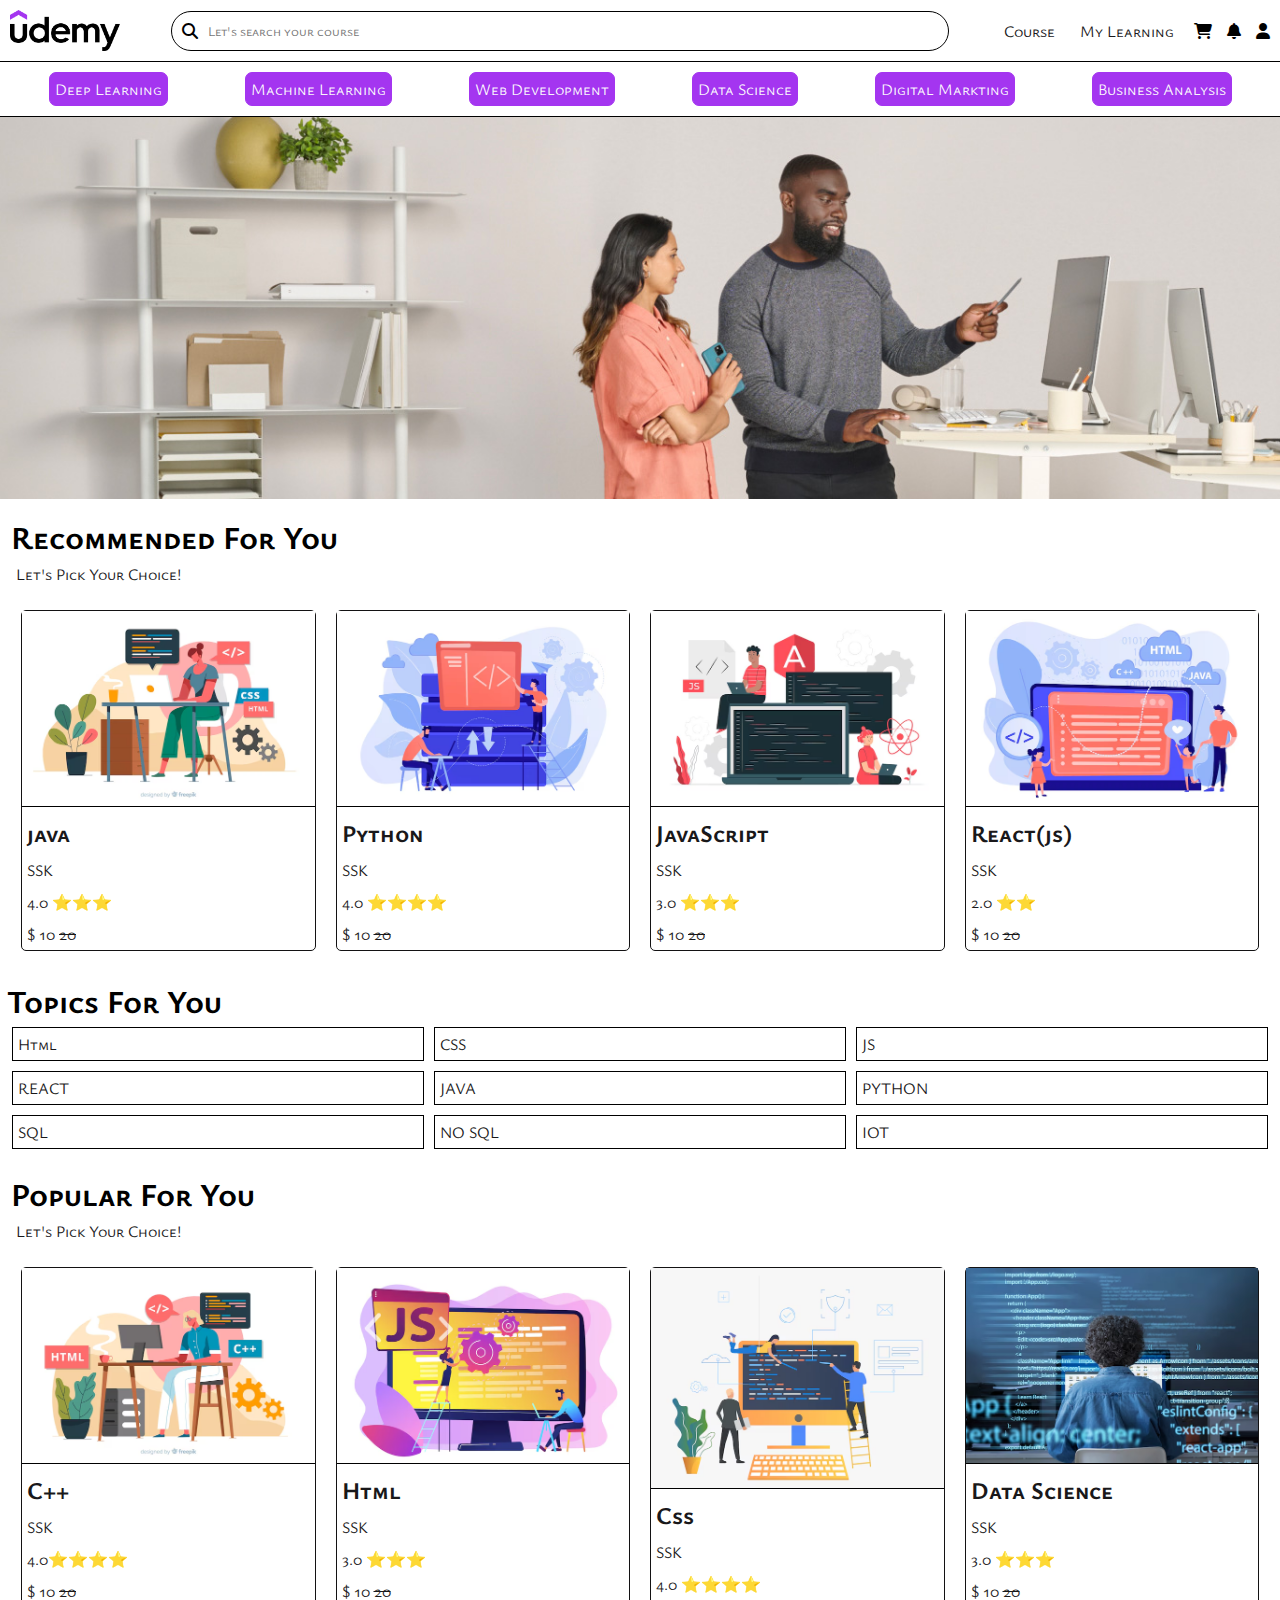
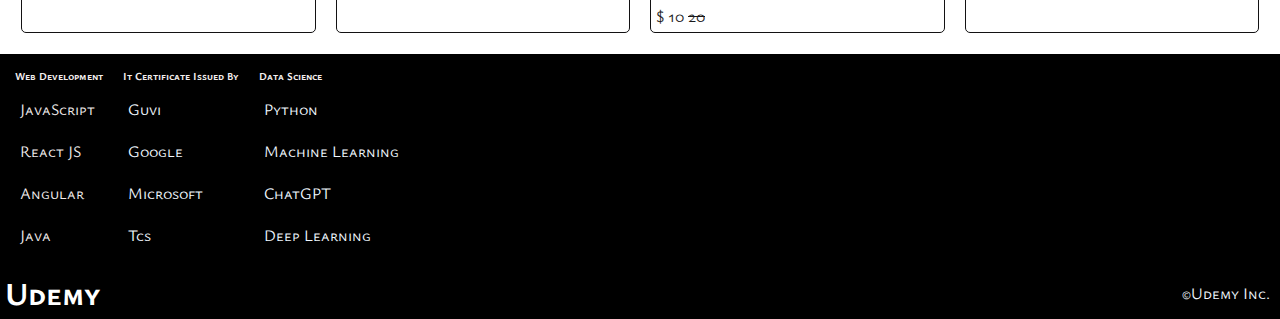
<file: index.html>
<!DOCTYPE html>
<html lang="en">
  <head>
    <meta charset="UTF-8" />
    <meta name="viewport" content="width=device-width, initial-scale=1.0" />
    <title>Udemy</title>
    <!--style sheet-->
    <link rel="stylesheet" href="./style.css" />
    <!--icon-->
    <link
      rel="stylesheet"
      href="https://cdnjs.cloudflare.com/ajax/libs/font-awesome/6.7.2/css/all.min.css"
      integrity="sha512-Evv84Mr4kqVGRNSgIGL/F/aIDqQb7xQ2vcrdIwxfjThSH8CSR7PBEakCr51Ck+w+/U6swU2Im1vVX0SVk9ABhg=="
      crossorigin="anonymous"
      referrerpolicy="no-referrer"
    />
    <!--font-->
    <link rel="preconnect" href="https://fonts.googleapis.com" />
    <link rel="preconnect" href="https://fonts.gstatic.com" crossorigin />
    <link
      href="https://fonts.googleapis.com/css2?family=Ysabeau+SC:wght@1..1000&display=swap"
      rel="stylesheet"
    />
  </head>

  <body>
    <!--container-->
    <div class="container">
      <!--navbar-->
      <header class="navbar">
        <div class="nav-sec-1">
          <img src="./image/pngwing.com.png" alt="img" class="img1" />
          <!--- <h1 class="nav-sec-1-title">Udemy</h1>-->
        </div>
        <div class="nav-sec-2">
          <i class="fa-solid fa-magnifying-glass"></i>
          <input type="text" placeholder="Let's search your course" />
        </div>
        <div class="nav-sec-3">
          <p>Course</p>
          <!--My Learning-->
          <div class="lear">
            <p>My Learning</p>
            <div class="card">
              <p>your Card is Now empty</p>
            </div>
          </div>

          <i class="fa-solid fa-cart-shopping"></i>
          <i class="fa-solid fa-bell"></i>
          <i class="fa-solid fa-user"></i>
        </div>
        <div class="nav-sec-4">
          <i class="fa-solid fa-bars"></i>
        </div>
      </header>
      <!--catogories-->
      <div class="catogories">
        <p class="catogories1">Deep Learning</p>
        <p class="catogories2">Machine Learning</p>
        <p>Web Development</p>
        <p>Data Science</p>
        <p>Digital Markting</p>
        <p>Business Analysis</p>
      </div>
      <!--sale block-->
      <div class="sale-img">
        <img src="./image/sale-img.jpg" alt="img " />
        <div class="sale-img-offer">
          <h4>Today offer is ended in 2 hours,Grap your offer now!</h4>
        </div>
      </div>
      <!--course recommended-->
      <div class="recommended">
        <h1>Recommended For You</h1>
        <p>Let's Pick Your Choice!</p>
        <div class="course-recommended">
          <div class="course-card">
            <img src="./image/c-1.avif" alt="img" />
            <h2>java</h2>
            <p>SSK</p>
            <p>4.0 ⭐⭐⭐</p>
            <p>$ 10 <del>20</del></p>
          </div>
          <div class="course-card">
            <img src="./image/c-2.avif" alt="img" />
            <h2>Python</h2>
            <p>SSK</p>
            <p>4.0 ⭐⭐⭐⭐</p>
            <p>$ 10 <del>20</del></p>
          </div>
          <div class="course-card">
            <img src="./image/c-3.avif" alt="img" />
            <h2>JavaScript</h2>
            <p>SSK</p>
            <p>3.0 ⭐⭐⭐</p>
            <p>$ 10 <del>20</del></p>
          </div>
          <div class="course-card">
            <img src="./image/c-4.avif" alt="img" />
            <h2>React(js)</h2>
            <p>SSK</p>
            <p>2.0 ⭐⭐</p>
            <p>$ 10 <del>20</del></p>
          </div>
        </div>
      </div>
      <!--topics-->
      <div class="topics">
        <h1>Topics For You</h1>
        <div class="topics-container">
          <p>Html</p>
          <p>CSS</p>
          <p>JS</p>
          <p>REACT</p>
          <p>JAVA</p>
          <p>PYTHON</p>
          <p>SQL</p>
          <p>NO SQL</p>
          <p>IOT</p>
        </div>
      </div>

      <!--popular-->

      <div class="recommended">
        <h1>Popular For You</h1>
        <p>Let's Pick Your Choice!</p>

        <div class="course-recommended">
          <div class="course-card">
            <img src="./image/c-5.avif" alt="img" />
            <h2>C++</h2>
            <p>SSK</p>
            <p>4.0⭐⭐⭐⭐</p>
            <p>$ 10 <del>20</del></p>
          </div>
          <div class="course-card">
            <img src="./image/c-6.avif" alt="img" />
            <h2>Html</h2>
            <p>SSK</p>
            <p>3.0 ⭐⭐⭐</p>
            <p>$ 10 <del>20</del></p>
          </div>
          <div class="course-card">
            <img src="./image/c-7.avif" alt="img" />
            <h2>Css</h2>
            <p>SSK</p>
            <p>4.0 ⭐⭐⭐⭐</p>
            <p>$ 10 <del>20</del></p>
          </div>
          <div class="course-card">
            <img src="./image/c-8.avif" alt="img" />
            <h2>Data Science</h2>
            <p>SSK</p>
            <p>3.0 ⭐⭐⭐</p>
            <p>$ 10 <del>20</del></p>
          </div>
        </div>
      </div>

      <!--footer-->
      <div class="footer">
        <div class="sec-1f">
          <div class="sec-1f-1">
            <h6>Web Development</h6>
            <p>JavaScript</p>
            <p>React JS</p>
            <p>Angular</p>
            <p>Java</p>
          </div>
          <div class="sec-1f-2">
            <h6>It Certificate Issued By</h6>
            <p>Guvi</p>
            <p>Google</p>
            <p>Microsoft</p>
            <p>Tcs</p>
          </div>
          <div class="sec-1f-2">
            <h6>Data Science</h6>
            <p>Python</p>
            <p>Machine Learning</p>
            <p>ChatGPT</p>
            <p>Deep Learning</p>
          </div>
        </div>

        <div class="sec-2f">
          <h1>Udemy</h1>
          <p>&copy;Udemy Inc.</p>
        </div>
      </div>
    </div>
  </body>
</html>
</file>
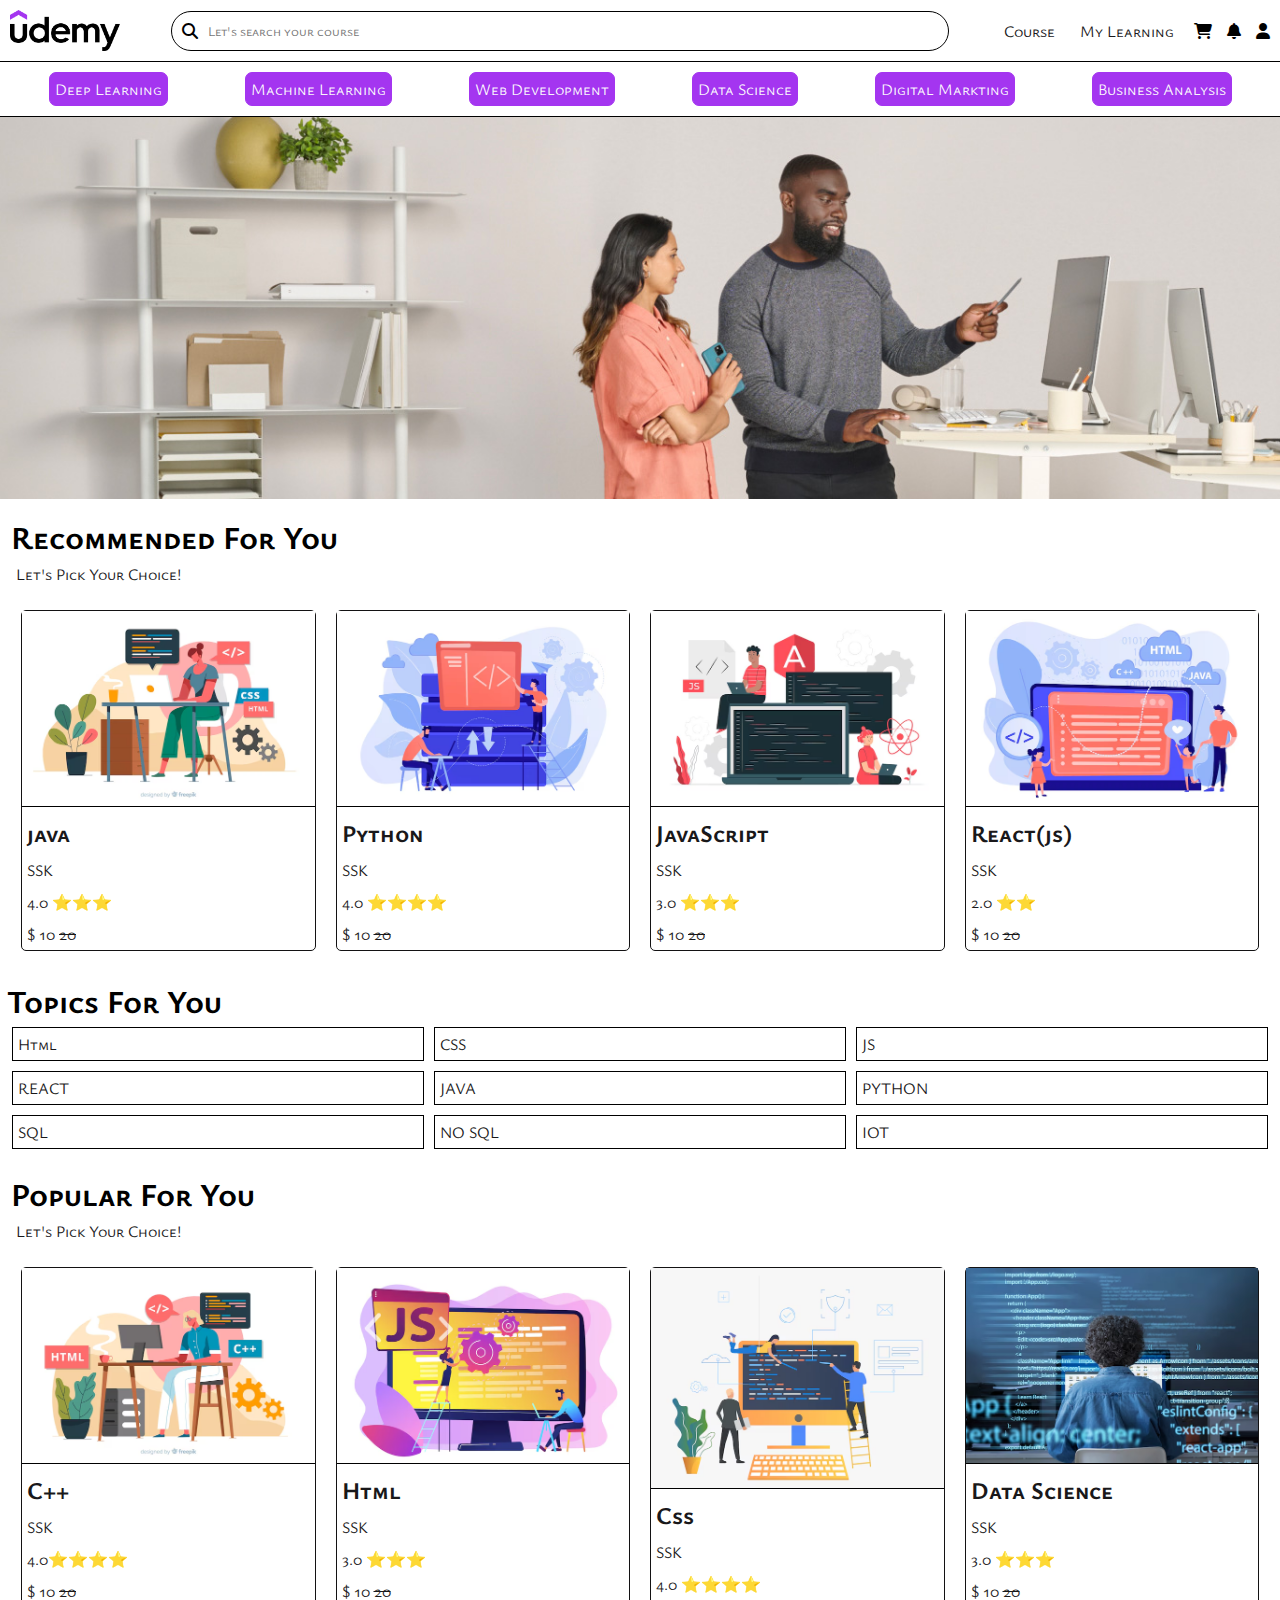
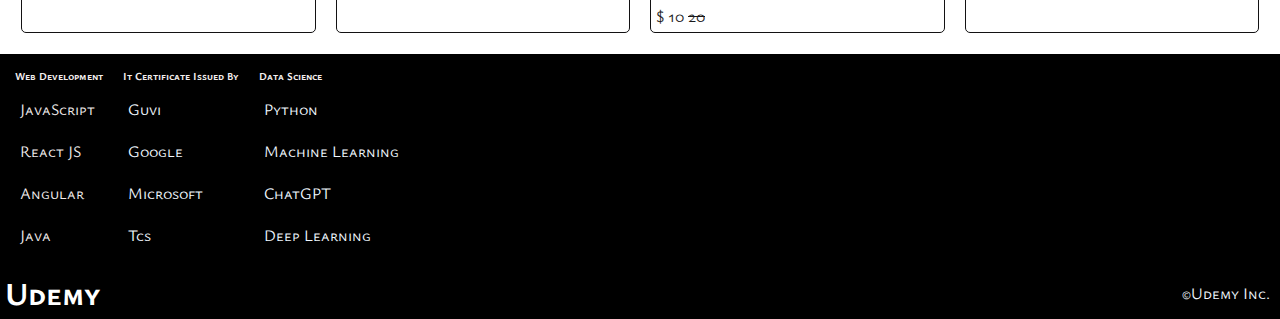
<file: index (1) (1).html>
<!DOCTYPE html>
<html lang="en">
  <head>
    <meta charset="UTF-8" />
    <meta name="viewport" content="width=device-width, initial-scale=1.0" />
    <title>Udemy</title>
    <!--style sheet-->
    <link rel="stylesheet" href="./style (1).css" />
    <!--icon-->
    <link
      rel="stylesheet"
      href="https://cdnjs.cloudflare.com/ajax/libs/font-awesome/6.7.2/css/all.min.css"
      integrity="sha512-Evv84Mr4kqVGRNSgIGL/F/aIDqQb7xQ2vcrdIwxfjThSH8CSR7PBEakCr51Ck+w+/U6swU2Im1vVX0SVk9ABhg=="
      crossorigin="anonymous"
      referrerpolicy="no-referrer"
    />
    <!--font-->
    <link rel="preconnect" href="https://fonts.googleapis.com" />
    <link rel="preconnect" href="https://fonts.gstatic.com" crossorigin />
    <link
      href="https://fonts.googleapis.com/css2?family=Ysabeau+SC:wght@1..1000&display=swap"
      rel="stylesheet"
    />
  </head>

  <body>
    <!--container-->
    <div class="container">
      <!--navbar-->
      <header class="navbar">
        <div class="nav-sec-1">
          <img src="./image/pngwing.com.png" alt="img" class="img1" />
          <!--- <h1 class="nav-sec-1-title">Udemy</h1>-->
        </div>
        <div class="nav-sec-2">
          <i class="fa-solid fa-magnifying-glass"></i>
          <input type="text" placeholder="Let's search your course" />
        </div>
        <div class="nav-sec-3">
          <p>Course</p>
          <!--My Learning-->
          <div class="lear">
            <p>My Learning</p>
            <div class="card">
              <p>your Card is Now empty</p>
            </div>
          </div>

          <i class="fa-solid fa-cart-shopping"></i>
          <i class="fa-solid fa-bell"></i>
          <i class="fa-solid fa-user"></i>
        </div>
        <div class="nav-sec-4">
          <i class="fa-solid fa-bars"></i>
        </div>
      </header>
      <!--catogories-->
      <div class="catogories">
        <p class="catogories1">Deep Learning</p>
        <p class="catogories2">Machine Learning</p>
        <p>Web Development</p>
        <p>Data Science</p>
        <p>Digital Markting</p>
        <p>Business Analysis</p>
      </div>
      <!--sale block-->
      <div class="sale-img">
        <img src="./image/sale-img.jpg" alt="img " />
        <div class="sale-img-offer">
          <h4>Today offer is ended in 2 hours,Grap your offer now!</h4>
        </div>
      </div>
      <!--course recommended-->
      <div class="recommended">
        <h1>Recommended For You</h1>
        <p>Let's Pick Your Choice!</p>
        <div class="course-recommended">
          <div class="course-card">
            <img src="./image/c-1.avif" alt="img" />
            <h2>java</h2>
            <p>SSK</p>
            <p>4.0 ⭐⭐⭐</p>
            <p>$ 10 <del>20</del></p>
          </div>
          <div class="course-card">
            <img src="./image/c-2.avif" alt="img" />
            <h2>Python</h2>
            <p>SSK</p>
            <p>4.0 ⭐⭐⭐⭐</p>
            <p>$ 10 <del>20</del></p>
          </div>
          <div class="course-card">
            <img src="./image/c-3.avif" alt="img" />
            <h2>JavaScript</h2>
            <p>SSK</p>
            <p>3.0 ⭐⭐⭐</p>
            <p>$ 10 <del>20</del></p>
          </div>
          <div class="course-card">
            <img src="./image/c-4.avif" alt="img" />
            <h2>React(js)</h2>
            <p>SSK</p>
            <p>2.0 ⭐⭐</p>
            <p>$ 10 <del>20</del></p>
          </div>
        </div>
      </div>
      <!--topics-->
      <div class="topics">
        <h1>Topics For You</h1>
        <div class="topics-container">
          <p>Html</p>
          <p>CSS</p>
          <p>JS</p>
          <p>REACT</p>
          <p>JAVA</p>
          <p>PYTHON</p>
          <p>SQL</p>
          <p>NO SQL</p>
          <p>IOT</p>
        </div>
      </div>

      <!--popular-->

      <div class="recommended">
        <h1>Popular For You</h1>
        <p>Let's Pick Your Choice!</p>

        <div class="course-recommended">
          <div class="course-card">
            <img src="./image/c-5.avif" alt="img" />
            <h2>C++</h2>
            <p>SSK</p>
            <p>4.0⭐⭐⭐⭐</p>
            <p>$ 10 <del>20</del></p>
          </div>
          <div class="course-card">
            <img src="./image/c-6.avif" alt="img" />
            <h2>Html</h2>
            <p>SSK</p>
            <p>3.0 ⭐⭐⭐</p>
            <p>$ 10 <del>20</del></p>
          </div>
          <div class="course-card">
            <img src="./image/c-7.avif" alt="img" />
            <h2>Css</h2>
            <p>SSK</p>
            <p>4.0 ⭐⭐⭐⭐</p>
            <p>$ 10 <del>20</del></p>
          </div>
          <div class="course-card">
            <img src="./image/c-8.avif" alt="img" />
            <h2>Data Science</h2>
            <p>SSK</p>
            <p>3.0 ⭐⭐⭐</p>
            <p>$ 10 <del>20</del></p>
          </div>
        </div>
      </div>

      <!--footer-->
      <div class="footer">
        <div class="sec-1f">
          <div class="sec-1f-1">
            <h6>Web Development</h6>
            <p>JavaScript</p>
            <p>React JS</p>
            <p>Angular</p>
            <p>Java</p>
          </div>
          <div class="sec-1f-2">
            <h6>It Certificate Issued By</h6>
            <p>Guvi</p>
            <p>Google</p>
            <p>Microsoft</p>
            <p>Tcs</p>
          </div>
          <div class="sec-1f-2">
            <h6>Data Science</h6>
            <p>Python</p>
            <p>Machine Learning</p>
            <p>ChatGPT</p>
            <p>Deep Learning</p>
          </div>
        </div>

        <div class="sec-2f">
          <h1>Udemy</h1>
          <p>&copy;Udemy Inc.</p>
        </div>
      </div>
    </div>
  </body>
</html>
</file>
<file: style.css>
* {
  margin: 0px;
  padding: 0px;
  font-family: "Ysabeau SC", serif;
  font-optical-sizing: auto;
  font-weight: weight;
  font-style: normal;
}
.navbar {
  display: flex;
  justify-content: space-between;
  border-bottom: solid black 1px;
  padding: 10px;
  align-items: center;
  gap: 10px;
  position: sticky;
  top: 0px;
  background-color: white;
  z-index: 1;
}
.nav-sec-1-title {
  color: #a435f0;
  font-size: xx-large;
}
.img1 {
  width: 110px;
  display: flex;
  align-items: center;
}

.nav-sec-2 input {
  border: none;
  width: 100%;
  align-items: center;
}
.nav-sec-2 {
  border: solid black 1px;
  width: 60%;
  display: flex;
  gap: 10px;
  border-radius: 30px;
  padding: 10px;
  align-items: center;
}
.nav-sec-2 input:focus {
  outline: none;
}
.nav-sec-3 {
  display: flex;
  gap: 15px;
  align-items: center;
}
.nav-sec-4 {
  display: none;
}
/*lear*/
.lear {
  position: relative;
  cursor: pointer;
}
.card {
  border: solid black 1px;
  position: absolute;
  width: fit-content;
  top: 30px;
  background-color: white;
  left: 5px;
  display: none;
}
.lear:hover .card {
  display: block;
}
.catogories {
  display: flex;
  justify-content: space-around;
  padding: 10px;
  border-bottom: solid black 1px;
}
.catogories p {
  background-color: #a435f0;
  border: solid #a435f0 1px;
  border-radius: 7px;
  padding: 5px;
  color: rgba(253, 253, 253, 0.979);
}
.catogories p:hover {
  cursor: pointer;
  transition: 2s;
  background-color: transparent;
  color: #a435f0;
}
.sale-img img {
  width: 100%;
}
.sale-img {
  position: relative;
}
.sale-img-offer {
  border: solid black 1px;
  width: fit-content;
  position: absolute;
  top: 60px;
  background-color: rgb(142, 78, 201);
  left: 70px;
  padding: 20px;
  border-radius: 7px;
  animation-name: popup;
  animation-duration: 3s;
  opacity: 0;
  animation-fill-mode: forwards;
}
@keyframes popup {
  0% {
    animation-delay: 6s;
  }
  15% {
    transform: scale(0);
    opacity: 0;
  }
  100% {
    transform: scale(1);
    opacity: 1;
  }
}
.recommended {
  padding: 10px;
  margin: 1px;
}
.course-recommended {
  width: 100%;
  margin-top: 10px;
  display: flex;
  flex-wrap: wrap;
  justify-content: space-around;
}
.course-card {
  flex-grow: 1;
  flex-basis: 20%;
  border: solid rgb(19, 18, 19) 1px;
  margin: 10px;
  border-radius: 5px;
}
.course-card img {
  width: 100%;
  border-bottom: solid black 1px;
}
.course-card h2,
p {
  color: #19181a;
  padding: 5px;
}
.topics {
  padding: 7px;
}
.topics-container {
  display: flex;
  gap: 10px;
  flex-wrap: wrap;
  margin: 5px;
}
.topics-container p {
  border: solid black 1px;
  flex-grow: 1;
  flex-basis: 25%;
  padding: 5px;
}
.sec-1f {
  display: flex;
  padding: 5px;
}
.sec-2f {
  display: flex;
  justify-content: space-between;
  padding: 5px;
  align-items: center;
}
.sec-1f-1 p,
h6 {
  margin: 10px;
  color: #f3eeee;
}
.sec-1f-2 p {
  margin: 10px;
  color: aliceblue;
}
.footer {
  background-color: black;
  color: white;
}
.sec-2f p {
  color: aliceblue;
}

@media screen and (max-width: 800px) {
  .container {
    font-size: 13px;
  }
  .nav-sec-3 {
    display: none;
  }
  .nav-sec-1 img {
    width: 100px;
  }
  .nav-sec-2 {
    padding: 9px;
  }
  .catogories1,
  .catogories2 {
    display: none;
  }
  .sale-img-offer {
    padding: 8px;
    top: 10px;
    left: 10px;
  }
  .nav-sec-4 {
    display: block;
  }
}

@media screen and (max-width: 600px) {
  .catogories {
    display: none;
  }
  .nav-sec-2 {
    display: none;
  }
  .sale-img-offer {
    width: fit-content;
    text-wrap: wrap;
    padding: 1px;
  }
  .course-card {
    flex-basis: 40%;
  }
  .nav-sec-1 img {
    width: 80px;
  }
}
</file>
<file: style (1).css>
* {
  margin: 0px;
  padding: 0px;
  font-family: "Ysabeau SC", serif;
  font-optical-sizing: auto;
  font-weight: weight;
  font-style: normal;
}
.navbar {
  display: flex;
  justify-content: space-between;
  border-bottom: solid black 1px;
  padding: 10px;
  align-items: center;
  gap: 10px;
  position: sticky;
  top: 0px;
  background-color: white;
  z-index: 1;
}
.nav-sec-1-title {
  color: #a435f0;
  font-size: xx-large;
}
.img1 {
  width: 110px;
  display: flex;
  align-items: center;
}

.nav-sec-2 input {
  border: none;
  width: 100%;
  align-items: center;
}
.nav-sec-2 {
  border: solid black 1px;
  width: 60%;
  display: flex;
  gap: 10px;
  border-radius: 30px;
  padding: 10px;
  align-items: center;
}
.nav-sec-2 input:focus {
  outline: none;
}
.nav-sec-3 {
  display: flex;
  gap: 15px;
  align-items: center;
}
.nav-sec-4 {
  display: none;
}
/*lear*/
.lear {
  position: relative;
  cursor: pointer;
}
.card {
  border: solid black 1px;
  position: absolute;
  width: fit-content;
  top: 30px;
  background-color: white;
  left: 5px;
  display: none;
}
.lear:hover .card {
  display: block;
}
.catogories {
  display: flex;
  justify-content: space-around;
  padding: 10px;
  border-bottom: solid black 1px;
}
.catogories p {
  background-color: #a435f0;
  border: solid #a435f0 1px;
  border-radius: 7px;
  padding: 5px;
  color: rgba(253, 253, 253, 0.979);
}
.catogories p:hover {
  cursor: pointer;
  transition: 2s;
  background-color: transparent;
  color: #a435f0;
}
.sale-img img {
  width: 100%;
}
.sale-img {
  position: relative;
}
.sale-img-offer {
  border: solid black 1px;
  width: fit-content;
  position: absolute;
  top: 60px;
  background-color: rgb(142, 78, 201);
  left: 70px;
  padding: 20px;
  border-radius: 7px;
  animation-name: popup;
  animation-duration: 3s;
  opacity: 0;
  animation-fill-mode: forwards;
}
@keyframes popup {
  0% {
    animation-delay: 6s;
  }
  15% {
    transform: scale(0);
    opacity: 0;
  }
  100% {
    transform: scale(1);
    opacity: 1;
  }
}
.recommended {
  padding: 10px;
  margin: 1px;
}
.course-recommended {
  width: 100%;
  margin-top: 10px;
  display: flex;
  flex-wrap: wrap;
  justify-content: space-around;
}
.course-card {
  flex-grow: 1;
  flex-basis: 20%;
  border: solid rgb(19, 18, 19) 1px;
  margin: 10px;
  border-radius: 5px;
}
.course-card img {
  width: 100%;
  border-bottom: solid black 1px;
}
.course-card h2,
p {
  color: #19181a;
  padding: 5px;
}
.topics {
  padding: 7px;
}
.topics-container {
  display: flex;
  gap: 10px;
  flex-wrap: wrap;
  margin: 5px;
}
.topics-container p {
  border: solid black 1px;
  flex-grow: 1;
  flex-basis: 25%;
  padding: 5px;
}
.sec-1f {
  display: flex;
  padding: 5px;
}
.sec-2f {
  display: flex;
  justify-content: space-between;
  padding: 5px;
  align-items: center;
}
.sec-1f-1 p,
h6 {
  margin: 10px;
  color: #f3eeee;
}
.sec-1f-2 p {
  margin: 10px;
  color: aliceblue;
}
.footer {
  background-color: black;
  color: white;
}
.sec-2f p {
  color: aliceblue;
}

@media screen and (max-width: 800px) {
  .container {
    font-size: 13px;
  }
  .nav-sec-3 {
    display: none;
  }
  .nav-sec-1 img {
    width: 100px;
  }
  .nav-sec-2 {
    padding: 9px;
  }
  .catogories1,
  .catogories2 {
    display: none;
  }
  .sale-img-offer {
    padding: 8px;
    top: 10px;
    left: 10px;
  }
  .nav-sec-4 {
    display: block;
  }
}

@media screen and (max-width: 600px) {
  .catogories {
    display: none;
  }
  .nav-sec-2 {
    display: none;
  }
  .sale-img-offer {
    width: fit-content;
    text-wrap: wrap;
    padding: 1px;
  }
  .course-card {
    flex-basis: 40%;
  }
  .nav-sec-1 img {
    width: 80px;
  }
}
</file>
